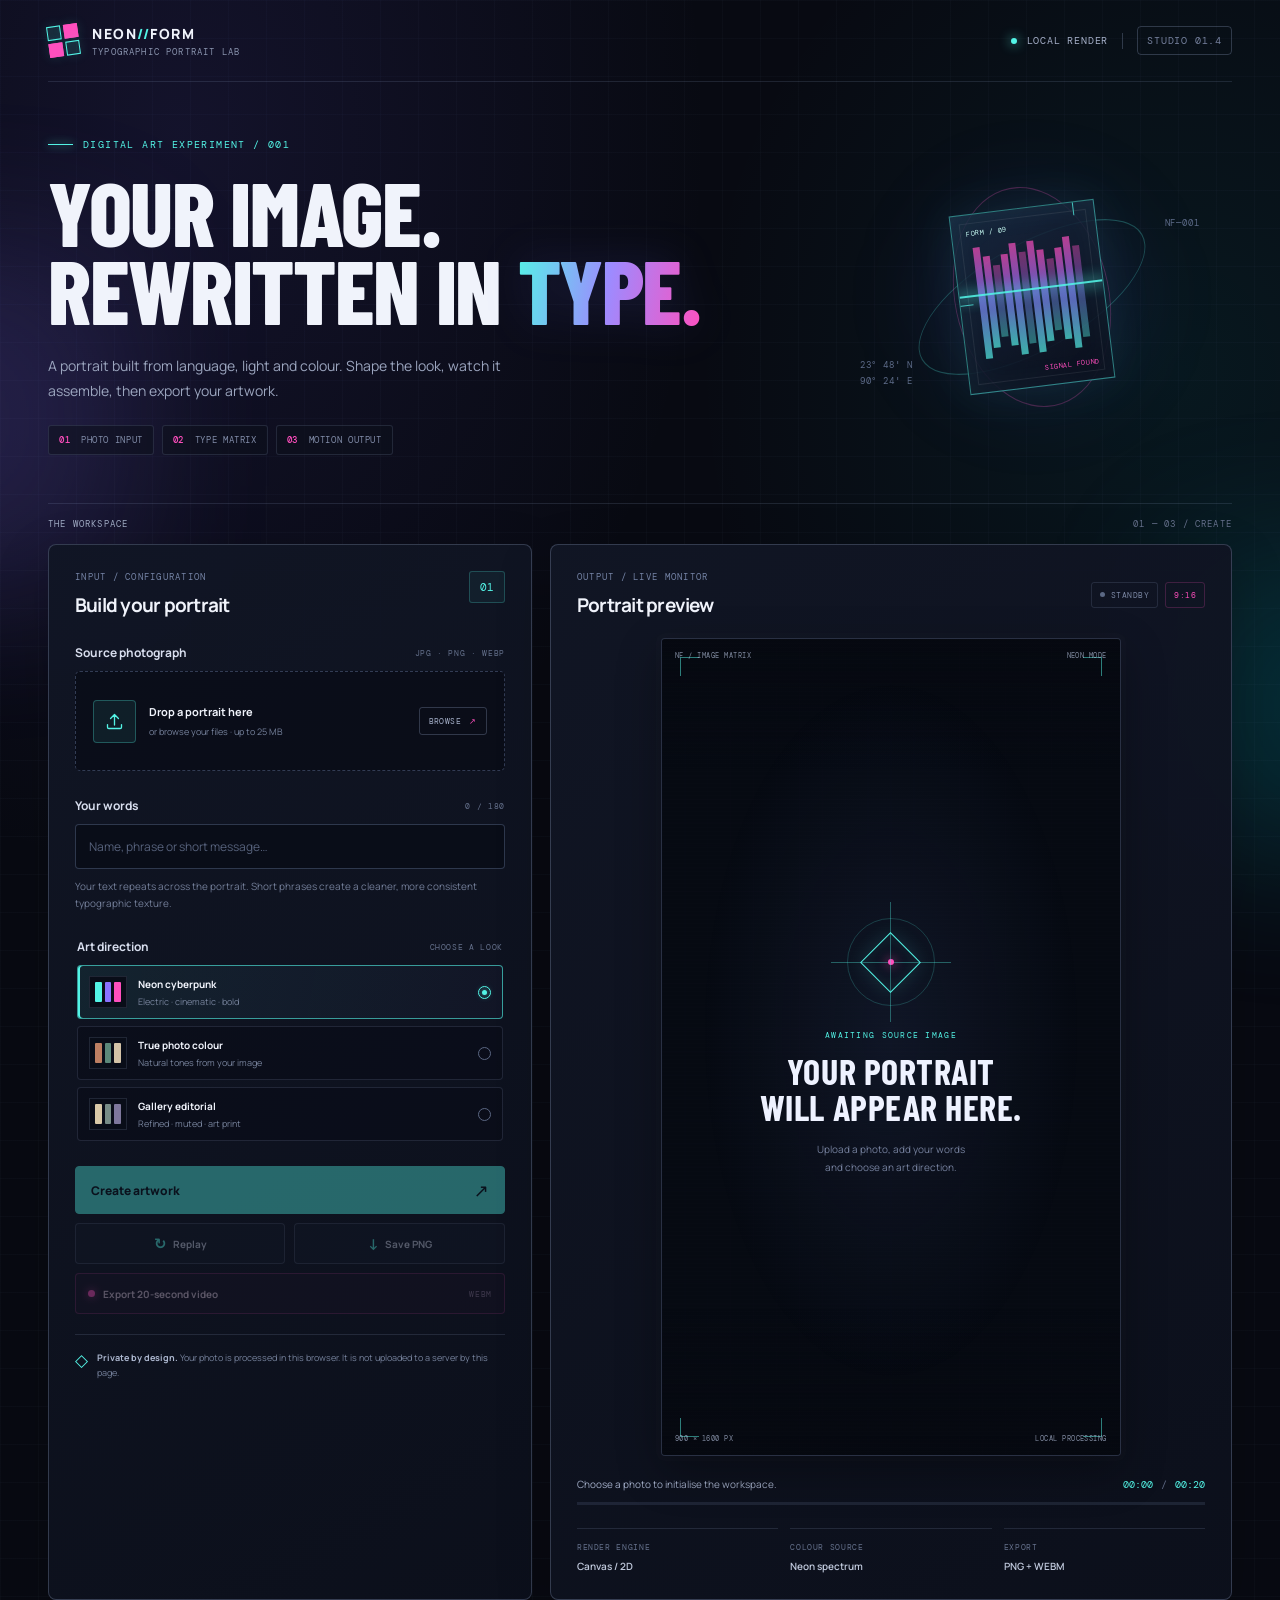
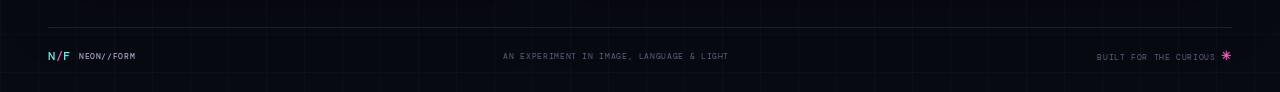
<file: index.html>
<!DOCTYPE html>
<html lang="en">
<head>
  <meta charset="UTF-8">
  <meta name="viewport" content="width=device-width, initial-scale=1.0">
  <meta name="theme-color" content="#080a12">
  <meta name="description" content="Transform a photograph into a cinematic typographic portrait. Choose neon cyberpunk, true photo colour, or gallery editorial styling.">
  <title>NEON//FORM — Typographic Portrait Studio</title>
  <link rel="stylesheet" href="style.css">
  <script src="script.js" defer></script>
</head>
<body>
  <div class="ambient ambient-a" aria-hidden="true"></div>
  <div class="ambient ambient-b" aria-hidden="true"></div>

  <main class="app-shell">
    <header class="topbar">
      <a class="brand" href="#" aria-label="NEON FORM home">
        <span class="brand-mark" aria-hidden="true"><i></i><i></i><i></i><i></i></span>
        <span class="brand-copy"><strong>NEON<span>//</span>FORM</strong><small>TYPOGRAPHIC PORTRAIT LAB</small></span>
      </a>
      <div class="topbar-meta">
        <span class="live-dot"></span>
        <span>LOCAL RENDER</span>
        <span class="meta-divider"></span>
        <span class="version-tag">STUDIO 01.4</span>
      </div>
    </header>

    <section class="hero">
      <div class="hero-copy">
        <p class="eyebrow"><span class="eyebrow-line"></span> DIGITAL ART EXPERIMENT / 001</p>
        <h1>Your image.<br>Rewritten in <span class="gradient-type">type.</span></h1>
        <p class="hero-description">A portrait built from language, light and colour. Shape the look, watch it assemble, then export your artwork.</p>
        <div class="hero-tags">
          <span><b>01</b> PHOTO INPUT</span>
          <span><b>02</b> TYPE MATRIX</span>
          <span><b>03</b> MOTION OUTPUT</span>
        </div>
      </div>
      <div class="hero-art" aria-hidden="true">
        <div class="orbit orbit-one"></div>
        <div class="orbit orbit-two"></div>
        <div class="hero-art-core">
          <span class="core-cross cross-one"></span>
          <span class="core-cross cross-two"></span>
          <span class="core-label label-top">FORM / 09</span>
          <span class="core-label label-bottom">SIGNAL FOUND</span>
          <div class="core-bars"><i></i><i></i><i></i><i></i><i></i><i></i><i></i><i></i><i></i><i></i><i></i><i></i></div>
          <div class="core-scan"></div>
        </div>
        <span class="art-index">NF—001</span>
        <span class="art-coordinates">23° 48' N<br>90° 24' E</span>
      </div>
    </section>

    <div class="section-rule"><span>THE WORKSPACE</span><span>01 — 03 / CREATE</span></div>

    <section class="workspace" aria-label="Portrait creation workspace">
      <aside class="control-panel panel">
        <div class="panel-heading">
          <div>
            <p class="panel-kicker">INPUT / CONFIGURATION</p>
            <h2>Build your portrait</h2>
          </div>
          <span class="panel-number">01</span>
        </div>

        <div class="control-section">
          <div class="label-row">
            <label for="photo">Source photograph</label>
            <span class="micro-label">JPG · PNG · WEBP</span>
          </div>
          <input id="photo" class="visually-hidden" type="file" accept="image/*">
          <label id="dropzone" class="dropzone" for="photo" tabindex="0">
            <span class="upload-symbol" aria-hidden="true">
              <svg viewBox="0 0 24 24" fill="none"><path d="M12 16V4m0 0L7.5 8.5M12 4l4.5 4.5M4 15.5v3A1.5 1.5 0 0 0 5.5 20h13a1.5 1.5 0 0 0 1.5-1.5v-3" stroke="currentColor" stroke-width="1.5" stroke-linecap="round" stroke-linejoin="round"/></svg>
            </span>
            <span class="drop-copy">
              <strong id="uploadTitle">Drop a portrait here</strong>
              <small id="uploadSubtitle">or browse your files · up to 25 MB</small>
            </span>
            <span class="browse-chip">BROWSE <span>↗</span></span>
          </label>
          <div class="photo-file-row" id="photoFileRow" hidden>
            <img id="preview" alt="Selected photo thumbnail">
            <div class="photo-file-copy"><strong id="photoName">Photo selected</strong><small id="photoDimensions">Ready to process</small></div>
            <button id="replacePhoto" class="icon-button" type="button" aria-label="Choose a different photo" title="Choose a different photo">↻</button>
          </div>
        </div>

        <div class="control-section">
          <div class="label-row">
            <label for="word">Your words</label>
            <span class="micro-label"><span id="wordCount">0</span> / 180</span>
          </div>
          <input id="word" class="text-input" type="text" placeholder="Name, phrase or short message…" autocomplete="off" maxlength="180">
          <p class="field-note">Your text repeats across the portrait. Short phrases create a cleaner, more consistent typographic texture.</p>
        </div>

        <fieldset class="control-section style-fieldset">
          <div class="label-row">
            <legend>Art direction</legend>
            <span class="micro-label">CHOOSE A LOOK</span>
          </div>
          <div class="style-options">
            <label class="style-option style-cyber">
              <input type="radio" name="artStyle" value="cyberpunk" checked>
              <span class="style-swatch" aria-hidden="true"><i></i><i></i><i></i></span>
              <span class="style-text"><strong>Neon cyberpunk</strong><small>Electric · cinematic · bold</small></span>
              <span class="radio-mark" aria-hidden="true"></span>
            </label>
            <label class="style-option style-photo">
              <input type="radio" name="artStyle" value="photo">
              <span class="style-swatch" aria-hidden="true"><i></i><i></i><i></i></span>
              <span class="style-text"><strong>True photo colour</strong><small>Natural tones from your image</small></span>
              <span class="radio-mark" aria-hidden="true"></span>
            </label>
            <label class="style-option style-gallery">
              <input type="radio" name="artStyle" value="gallery">
              <span class="style-swatch" aria-hidden="true"><i></i><i></i><i></i></span>
              <span class="style-text"><strong>Gallery editorial</strong><small>Refined · muted · art print</small></span>
              <span class="radio-mark" aria-hidden="true"></span>
            </label>
          </div>
        </fieldset>

        <div class="actions">
          <button id="generate" class="primary-button" type="button">
            <span>Create artwork</span><span class="button-arrow" aria-hidden="true">↗</span>
          </button>
          <div class="secondary-actions">
            <button id="replay" class="secondary-button" type="button" disabled><span aria-hidden="true">↻</span> Replay</button>
            <button id="save" class="secondary-button" type="button" disabled><span aria-hidden="true">↓</span> Save PNG</button>
          </div>
          <button id="export" class="export-button" type="button" disabled><span class="record-dot"></span> Export 20-second video <span class="export-format">WEBM</span></button>
        </div>

        <div class="privacy-note">
          <span class="privacy-icon" aria-hidden="true">◇</span>
          <p><strong>Private by design.</strong> Your photo is processed in this browser. It is not uploaded to a server by this page.</p>
        </div>
      </aside>

      <section class="preview-panel panel" aria-labelledby="previewHeading">
        <div class="preview-header">
          <div>
            <p class="panel-kicker">OUTPUT / LIVE MONITOR</p>
            <h2 id="previewHeading">Portrait preview</h2>
          </div>
          <div class="output-badges"><span class="output-live"><i></i> <span id="outputState">STANDBY</span></span><span class="ratio-badge">9:16</span></div>
        </div>

        <div id="stage" class="stage is-idle">
          <canvas id="canvas" width="900" height="1600" aria-label="Animated typographic portrait preview"></canvas>
          <div id="stagePlaceholder" class="stage-placeholder">
            <div class="placeholder-reticle"><span></span><i></i></div>
            <p class="placeholder-overline">AWAITING SOURCE IMAGE</p>
            <h3>Your portrait<br>will appear here.</h3>
            <p class="placeholder-caption">Upload a photo, add your words<br>and choose an art direction.</p>
            <div class="placeholder-corner corner-tl"></div><div class="placeholder-corner corner-tr"></div>
            <div class="placeholder-corner corner-bl"></div><div class="placeholder-corner corner-br"></div>
          </div>
          <div class="stage-topline"><span>NF / IMAGE MATRIX</span><span id="stageStyle">NEON MODE</span></div>
          <div class="stage-bottomline"><span>900 × 1600 PX</span><span>LOCAL PROCESSING</span></div>
        </div>

        <div class="progress-area">
          <div class="progress-copy"><span id="status" role="status" aria-live="polite">Choose a photo to initialise the workspace.</span><span id="time">00:00 <i>/</i> 00:20</span></div>
          <div class="timeline" aria-hidden="true"><div id="progress"></div></div>
        </div>

        <div class="preview-footer">
          <div class="footer-stat"><span class="stat-label">RENDER ENGINE</span><strong>Canvas / 2D</strong></div>
          <div class="footer-stat"><span class="stat-label">COLOUR SOURCE</span><strong id="colourSource">Neon spectrum</strong></div>
          <div class="footer-stat"><span class="stat-label">EXPORT</span><strong>PNG + WEBM</strong></div>
        </div>
      </section>
    </section>

    <footer class="site-footer">
      <div class="footer-brand"><span class="mini-mark">N<span>/</span>F</span> NEON//FORM</div>
      <p>AN EXPERIMENT IN IMAGE, LANGUAGE & LIGHT</p>
      <span class="footer-build">BUILT FOR THE CURIOUS <b>✳</b></span>
    </footer>
  </main>
</body>
</html>
</file>
<file: style.css>
@import url('https://fonts.googleapis.com/css2?family=Barlow+Condensed:wght@500;600;700;800;900&family=DM+Mono:wght@400;500&family=Manrope:wght@400;500;600;700;800&display=swap');

:root {
  color-scheme: dark;
  --bg: #080a12;
  --panel: rgba(15, 19, 31, .91);
  --panel-2: #111625;
  --line: rgba(151, 168, 205, .16);
  --line-strong: rgba(151, 168, 205, .28);
  --text: #f0f3fb;
  --muted: #8993ad;
  --muted-2: #5e6881;
  --cyan: #53f4e6;
  --pink: #ff4fbe;
  --violet: #8a72ff;
  --mono: "DM Mono", ui-monospace, SFMono-Regular, Consolas, monospace;
  --sans: "Manrope", Inter, ui-sans-serif, system-ui, sans-serif;
  --display: "Barlow Condensed", Impact, sans-serif;
}

* { box-sizing: border-box; }
html { min-width: 320px; scroll-behavior: smooth; }
body {
  margin: 0;
  min-height: 100vh;
  overflow-x: hidden;
  background:
    linear-gradient(rgba(111, 132, 183, .035) 1px, transparent 1px),
    linear-gradient(90deg, rgba(111, 132, 183, .035) 1px, transparent 1px),
    radial-gradient(ellipse at 14% 8%, rgba(91, 72, 198, .14), transparent 34%),
    radial-gradient(ellipse at 92% 22%, rgba(0, 190, 185, .08), transparent 29%),
    var(--bg);
  background-size: 38px 38px, 38px 38px, auto, auto, auto;
  color: var(--text);
  font-family: var(--sans);
  -webkit-font-smoothing: antialiased;
  text-rendering: optimizeLegibility;
}
button, input { font: inherit; }
button { -webkit-tap-highlight-color: transparent; }
button:focus-visible, input:focus-visible, .dropzone:focus-visible {
  outline: 2px solid var(--cyan);
  outline-offset: 3px;
}
.ambient { position: fixed; z-index: -1; pointer-events: none; filter: blur(80px); opacity: .18; }
.ambient-a { width: 340px; height: 340px; top: 28%; left: -220px; background: var(--violet); }
.ambient-b { width: 300px; height: 300px; right: -200px; top: 62%; background: #00b9c8; }
.app-shell { width: min(1440px, 100%); margin: 0 auto; padding: 0 48px 28px; }

.topbar {
  min-height: 82px; display: flex; align-items: center; justify-content: space-between;
  gap: 22px; border-bottom: 1px solid var(--line);
}
.brand { display: inline-flex; align-items: center; gap: 13px; color: inherit; text-decoration: none; }
.brand-mark { width: 31px; height: 31px; display: grid; grid-template-columns: 1fr 1fr; gap: 3px; transform: rotate(-8deg); }
.brand-mark i { display: block; border: 1px solid var(--cyan); background: rgba(83, 244, 230, .12); box-shadow: 0 0 12px rgba(83, 244, 230, .15); }
.brand-mark i:nth-child(2), .brand-mark i:nth-child(3) { background: var(--pink); border-color: var(--pink); }
.brand-copy { display: flex; flex-direction: column; gap: 3px; }
.brand-copy strong { font-size: 14px; letter-spacing: .11em; font-weight: 800; }
.brand-copy strong span { color: var(--cyan); }
.brand-copy small { color: var(--muted); font: 9px var(--mono); letter-spacing: .13em; }
.topbar-meta { display: flex; align-items: center; gap: 10px; color: #a5afc8; font: 10px var(--mono); letter-spacing: .08em; }
.live-dot { width: 6px; height: 6px; border-radius: 50%; background: var(--cyan); box-shadow: 0 0 12px var(--cyan); }
.meta-divider { width: 1px; height: 16px; background: var(--line-strong); margin: 0 4px; }
.version-tag { border: 1px solid var(--line-strong); padding: 7px 9px; border-radius: 4px; color: #75809d; }

.hero { display: grid; grid-template-columns: minmax(0, 1.3fr) minmax(270px, .7fr); gap: 40px; align-items: center; padding: 56px 0 48px; }
.hero-copy { position: relative; z-index: 1; }
.eyebrow, .panel-kicker { display: flex; align-items: center; gap: 10px; color: var(--cyan); font: 10px var(--mono); letter-spacing: .14em; }
.eyebrow { margin: 0 0 22px; }
.eyebrow-line { display: inline-block; width: 25px; height: 1px; background: var(--cyan); box-shadow: 0 0 8px var(--cyan); }
h1 { margin: 0; max-width: 750px; font: 800 clamp(58px, 7vw, 102px)/.87 var(--display); letter-spacing: -.015em; text-transform: uppercase; }
.gradient-type {
  color: transparent; background: linear-gradient(100deg, var(--cyan) 0%, #9d8bff 49%, var(--pink) 100%);
  -webkit-background-clip: text; background-clip: text; filter: drop-shadow(0 0 22px rgba(109, 105, 255, .15));
}
.hero-description { max-width: 520px; color: #9ba5be; font-size: 14px; line-height: 1.8; margin: 24px 0 22px; }
.hero-tags { display: flex; flex-wrap: wrap; gap: 8px; }
.hero-tags span { border: 1px solid var(--line); border-radius: 3px; padding: 8px 10px; color: #818ca8; font: 9px var(--mono); letter-spacing: .07em; background: rgba(13, 17, 29, .55); }
.hero-tags b { color: var(--pink); font-weight: 500; margin-right: 5px; }

.hero-art { min-height: 250px; position: relative; display: grid; place-items: center; perspective: 700px; }
.hero-art::before { content: ""; position: absolute; width: 210px; height: 210px; border-radius: 50%; background: rgba(74, 58, 197, .12); filter: blur(40px); }
.orbit { position: absolute; border: 1px solid rgba(83, 244, 230, .25); border-radius: 50%; transform: rotate(-25deg) skewX(-20deg); }
.orbit-one { width: 250px; height: 108px; }
.orbit-two { width: 210px; height: 164px; border-color: rgba(255, 79, 190, .25); transform: rotate(58deg) skewX(17deg); }
.hero-art-core { position: relative; width: 146px; height: 180px; border: 1px solid rgba(83, 244, 230, .48); background: linear-gradient(150deg, rgba(25, 43, 66, .8), rgba(11, 13, 26, .92)); box-shadow: 0 0 50px rgba(83, 244, 230, .09), inset 0 0 35px rgba(83, 244, 230, .06); overflow: hidden; transform: rotate(-7deg); }
.hero-art-core::before { content: ""; position: absolute; inset: 8px; border: 1px solid rgba(255,255,255,.08); }
.core-bars { position: absolute; inset: 23px 16px; display: flex; align-items: center; justify-content: center; gap: 2px; overflow: hidden; opacity: .92; }
.core-bars i { display: block; width: 7px; height: 85%; background: linear-gradient(180deg, var(--pink), var(--violet) 45%, var(--cyan)); opacity: .75; }
.core-bars i:nth-child(3n) { height: 55%; opacity: .45; }
.core-bars i:nth-child(4n) { height: 100%; }
.core-bars i:nth-child(2n) { height: 70%; }
.core-scan { position: absolute; left: 0; right: 0; top: 45%; height: 2px; background: var(--cyan); box-shadow: 0 0 14px 3px rgba(83, 244, 230, .55); opacity: .9; }
.core-cross { position: absolute; z-index: 1; background: var(--cyan); opacity: .75; }
.cross-one { width: 14px; height: 1px; left: -1px; top: 50%; }
.cross-two { width: 1px; height: 14px; right: 20px; top: -1px; }
.core-label { position: absolute; z-index: 2; color: #c9fdf5; font: 7px var(--mono); letter-spacing: .08em; }
.label-top { top: 14px; left: 14px; }
.label-bottom { bottom: 13px; right: 13px; color: var(--pink); }
.art-index, .art-coordinates { position: absolute; color: #5c6a88; font: 9px var(--mono); letter-spacing: .1em; }
.art-index { right: 8%; top: 18%; }
.art-coordinates { left: 7%; bottom: 13%; line-height: 1.8; }

.section-rule { display: flex; justify-content: space-between; align-items: center; padding: 14px 0; border-top: 1px solid var(--line); color: #65708b; font: 9px var(--mono); letter-spacing: .13em; }
.section-rule span:first-child { color: #a0abc4; }

.workspace { display: grid; grid-template-columns: minmax(340px, .83fr) minmax(0, 1.17fr); gap: 18px; align-items: stretch; }
.panel { min-width: 0; background: linear-gradient(150deg, rgba(17, 22, 37, .97), rgba(12, 16, 28, .97)); border: 1px solid var(--line-strong); border-radius: 8px; box-shadow: 0 18px 55px rgba(0, 0, 0, .18); }
.control-panel { padding: 26px; }
.panel-heading, .preview-header { display: flex; justify-content: space-between; align-items: flex-start; gap: 16px; }
.panel-kicker { margin: 0 0 9px; color: #7584a6; font-size: 9px; }
.panel-heading h2, .preview-header h2 { margin: 0; color: var(--text); font-size: 19px; font-weight: 700; letter-spacing: -.04em; }
.panel-number { color: var(--cyan); font: 11px var(--mono); padding: 8px 10px; border: 1px solid rgba(83, 244, 230, .22); background: rgba(83, 244, 230, .05); border-radius: 3px; }
.control-section { margin-top: 26px; }
.label-row { display: flex; align-items: center; justify-content: space-between; gap: 12px; margin-bottom: 10px; }
.label-row label, .label-row legend { color: #d8deee; font-size: 12px; font-weight: 700; }
.micro-label { color: #65718c; font: 8px var(--mono); letter-spacing: .08em; white-space: nowrap; }
.visually-hidden { position: absolute; width: 1px; height: 1px; padding: 0; margin: -1px; overflow: hidden; clip: rect(0,0,0,0); white-space: nowrap; border: 0; }

.dropzone { min-height: 100px; padding: 17px; display: flex; align-items: center; gap: 13px; border: 1px dashed rgba(124, 145, 190, .36); border-radius: 5px; background: rgba(6, 9, 19, .52); cursor: pointer; transition: border-color .18s, background .18s, transform .18s; }
.dropzone:hover, .dropzone.is-dragover { border-color: var(--cyan); background: rgba(83, 244, 230, .055); }
.dropzone.is-dragover { transform: scale(1.01); }
.upload-symbol { display: grid; place-items: center; width: 43px; height: 43px; flex: 0 0 auto; border: 1px solid rgba(83, 244, 230, .28); background: rgba(83, 244, 230, .07); color: var(--cyan); border-radius: 4px; }
.upload-symbol svg { width: 21px; height: 21px; }
.drop-copy { min-width: 0; display: flex; flex-direction: column; gap: 6px; }
.drop-copy strong { font-size: 11px; font-weight: 700; }
.drop-copy small { color: #75819b; font-size: 9px; line-height: 1.5; }
.browse-chip { margin-left: auto; flex: 0 0 auto; padding: 8px 9px; border: 1px solid var(--line-strong); border-radius: 3px; color: #a6b1ca; font: 8px var(--mono); letter-spacing: .05em; }
.browse-chip span { color: var(--pink); margin-left: 3px; }
.photo-file-row { display: flex; align-items: center; gap: 11px; margin-top: 11px; padding: 9px; background: rgba(83, 244, 230, .035); border: 1px solid rgba(83, 244, 230, .16); border-radius: 4px; }
.photo-file-row[hidden] { display: none; }
#preview { width: 42px; height: 48px; object-fit: cover; border-radius: 3px; border: 1px solid var(--line-strong); }
.photo-file-copy { min-width: 0; display: flex; flex: 1; flex-direction: column; gap: 4px; }
.photo-file-copy strong { overflow: hidden; text-overflow: ellipsis; white-space: nowrap; font-size: 10px; }
.photo-file-copy small { color: var(--muted); font: 8px var(--mono); }
.icon-button { width: 30px; height: 30px; border: 1px solid var(--line-strong); border-radius: 3px; background: transparent; color: var(--cyan); cursor: pointer; font-size: 17px; }
.text-input { width: 100%; min-height: 45px; padding: 0 13px; border: 1px solid rgba(124, 145, 190, .32); border-radius: 4px; background: #090d18; color: var(--text); font-size: 12px; transition: border-color .18s, box-shadow .18s; }
.text-input::placeholder { color: #56617b; }
.text-input:focus { outline: none; border-color: var(--cyan); box-shadow: 0 0 0 3px rgba(83, 244, 230, .07); }
.field-note { margin: 9px 0 0; color: #727d97; font-size: 10px; line-height: 1.7; }

.style-fieldset { padding: 0; border: 0; min-width: 0; }
.style-fieldset legend { padding: 0; }
.style-options { display: grid; gap: 7px; }
.style-option { position: relative; display: flex; align-items: center; gap: 11px; padding: 10px 11px; border: 1px solid var(--line); border-radius: 4px; background: rgba(7, 10, 20, .45); cursor: pointer; transition: border-color .18s, background .18s, transform .18s; }
.style-option:hover { border-color: rgba(83, 244, 230, .38); }
.style-option:has(input:checked) { border-color: rgba(83, 244, 230, .6); background: linear-gradient(100deg, rgba(83, 244, 230, .075), rgba(138, 114, 255, .035)); box-shadow: inset 2px 0 0 var(--cyan); }
.style-option input { position: absolute; opacity: 0; pointer-events: none; }
.style-swatch { display: flex; gap: 3px; width: 38px; height: 32px; flex: 0 0 auto; align-items: stretch; padding: 5px; background: #090d18; border: 1px solid var(--line); }
.style-swatch i { flex: 1; display: block; border-radius: 1px; }
.style-cyber .style-swatch i:nth-child(1) { background: #53f4e6; }
.style-cyber .style-swatch i:nth-child(2) { background: #8a72ff; }
.style-cyber .style-swatch i:nth-child(3) { background: #ff4fbe; }
.style-photo .style-swatch i:nth-child(1) { background: #bd7f62; }
.style-photo .style-swatch i:nth-child(2) { background: #5c887a; }
.style-photo .style-swatch i:nth-child(3) { background: #d4c3a7; }
.style-gallery .style-swatch i:nth-child(1) { background: #d9c9a8; }
.style-gallery .style-swatch i:nth-child(2) { background: #778c87; }
.style-gallery .style-swatch i:nth-child(3) { background: #7e779c; }
.style-text { display: flex; flex-direction: column; gap: 4px; min-width: 0; flex: 1; }
.style-text strong { font-size: 10px; }
.style-text small { color: #77839c; font-size: 9px; }
.radio-mark { display: grid; place-items: center; width: 13px; height: 13px; border: 1px solid #5a6682; border-radius: 50%; }
.style-option input:checked ~ .radio-mark { border-color: var(--cyan); }
.style-option input:checked ~ .radio-mark::after { content: ""; width: 5px; height: 5px; border-radius: 50%; background: var(--cyan); box-shadow: 0 0 7px var(--cyan); }

.actions { margin-top: 25px; display: grid; gap: 9px; }
.primary-button { width: 100%; min-height: 48px; display: flex; justify-content: space-between; align-items: center; padding: 0 15px; border: 1px solid var(--cyan); border-radius: 4px; background: var(--cyan); color: #07121b; font-size: 12px; font-weight: 800; cursor: pointer; transition: transform .18s, box-shadow .18s, background .18s; }
.primary-button:hover:not(:disabled) { background: #a2fff5; box-shadow: 0 0 24px rgba(83, 244, 230, .18); transform: translateY(-1px); }
.button-arrow { font-size: 18px; font-weight: 400; }
.secondary-actions { display: grid; grid-template-columns: 1fr 1fr; gap: 9px; }
.secondary-button { min-height: 41px; border: 1px solid var(--line-strong); border-radius: 4px; background: rgba(20, 26, 42, .7); color: #c4cce0; font-size: 10px; font-weight: 700; cursor: pointer; transition: border-color .18s, background .18s; }
.secondary-button span { color: var(--cyan); font-size: 15px; vertical-align: -1px; margin-right: 4px; }
.secondary-button:hover:not(:disabled) { border-color: var(--cyan); background: rgba(83, 244, 230, .06); }
.export-button { display: flex; align-items: center; justify-content: flex-start; gap: 8px; min-height: 41px; padding: 0 12px; border: 1px solid rgba(255, 79, 190, .3); border-radius: 4px; background: rgba(255, 79, 190, .045); color: #d6c1d7; font-size: 10px; font-weight: 700; cursor: pointer; transition: border-color .18s, background .18s; }
.export-button:hover:not(:disabled) { border-color: var(--pink); background: rgba(255, 79, 190, .09); }
.record-dot { width: 7px; height: 7px; border-radius: 50%; background: var(--pink); box-shadow: 0 0 9px rgba(255, 79, 190, .7); }
.export-format { margin-left: auto; color: #8f7899; font: 8px var(--mono); letter-spacing: .08em; }
button:disabled { opacity: .38; cursor: not-allowed; }
.privacy-note { display: flex; align-items: flex-start; gap: 9px; margin-top: 20px; padding-top: 16px; border-top: 1px solid var(--line); }
.privacy-icon { color: var(--cyan); font-size: 17px; line-height: 1; }
.privacy-note p { margin: 0; color: #75819b; font-size: 9px; line-height: 1.65; }
.privacy-note strong { color: #adb8d0; font-weight: 700; }

.preview-panel { padding: 26px; display: flex; flex-direction: column; }
.preview-header { align-items: center; margin-bottom: 20px; }
.output-badges { display: flex; align-items: center; gap: 7px; }
.output-live, .ratio-badge { display: inline-flex; align-items: center; gap: 6px; padding: 7px 8px; border: 1px solid var(--line); border-radius: 3px; color: #7c88a5; font: 8px var(--mono); letter-spacing: .06em; white-space: nowrap; }
.output-live i { width: 5px; height: 5px; border-radius: 50%; background: #5b6884; }
.output-live.is-active { color: var(--cyan); border-color: rgba(83,244,230,.25); }
.output-live.is-active i { background: var(--cyan); box-shadow: 0 0 8px var(--cyan); }
.ratio-badge { color: var(--pink); border-color: rgba(255,79,190,.2); }

.stage { position: relative; isolation: isolate; width: min(100%, 460px); margin: 0 auto; aspect-ratio: 9 / 16; overflow: hidden; border: 1px solid rgba(130, 149, 190, .28); border-radius: 4px; background: #070a13; box-shadow: 0 15px 45px rgba(0,0,0,.32), 0 0 0 5px rgba(255,255,255,.012); }
.stage::before { content: ""; position: absolute; z-index: 2; inset: 0; pointer-events: none; background: linear-gradient(180deg, rgba(6,8,15,.45), transparent 16%, transparent 82%, rgba(6,8,15,.58)); }
.stage::after { content: ""; position: absolute; z-index: 2; inset: 0; pointer-events: none; opacity: .24; background: repeating-linear-gradient(0deg, transparent 0 3px, rgba(255,255,255,.035) 4px); mix-blend-mode: screen; }
#canvas { display: block; width: 100%; height: 100%; opacity: 1; transition: opacity .25s; }
.stage.is-idle #canvas { opacity: .1; }
.stage-placeholder { position: absolute; z-index: 3; inset: 0; display: flex; align-items: center; justify-content: center; flex-direction: column; text-align: center; background: radial-gradient(ellipse at 50% 48%, rgba(48, 61, 103, .24), transparent 58%); transition: opacity .25s, visibility .25s; }
.stage:not(.is-idle) .stage-placeholder { opacity: 0; visibility: hidden; }
.placeholder-reticle { position: relative; width: 88px; height: 88px; margin-bottom: 24px; display: grid; place-items: center; border: 1px solid rgba(83,244,230,.2); border-radius: 50%; }
.placeholder-reticle::before, .placeholder-reticle::after { content: ""; position: absolute; background: rgba(83,244,230,.35); }
.placeholder-reticle::before { width: 120px; height: 1px; }
.placeholder-reticle::after { height: 120px; width: 1px; }
.placeholder-reticle span { width: 43px; height: 43px; border: 1px solid var(--cyan); transform: rotate(45deg); box-shadow: 0 0 20px rgba(83,244,230,.14), inset 0 0 16px rgba(83,244,230,.08); }
.placeholder-reticle i { position: absolute; width: 6px; height: 6px; border-radius: 50%; background: var(--pink); box-shadow: 0 0 12px var(--pink); }
.placeholder-overline { margin: 0 0 13px; color: var(--cyan); font: 8px var(--mono); letter-spacing: .16em; }
.stage-placeholder h3 { margin: 0; color: #eef2ff; font: 700 36px/.98 var(--display); letter-spacing: .015em; text-transform: uppercase; }
.placeholder-caption { color: #76819e; font-size: 10px; line-height: 1.8; margin: 16px 0 0; }
.placeholder-corner { position: absolute; width: 19px; height: 19px; border-color: rgba(83,244,230,.5); border-style: solid; }
.corner-tl { top: 18px; left: 18px; border-width: 1px 0 0 1px; }
.corner-tr { top: 18px; right: 18px; border-width: 1px 1px 0 0; }
.corner-bl { bottom: 18px; left: 18px; border-width: 0 0 1px 1px; }
.corner-br { bottom: 18px; right: 18px; border-width: 0 1px 1px 0; }
.stage-topline, .stage-bottomline { position: absolute; z-index: 4; left: 13px; right: 13px; display: flex; justify-content: space-between; gap: 8px; color: rgba(188, 202, 230, .67); font: 7px var(--mono); letter-spacing: .07em; pointer-events: none; }
.stage-topline { top: 12px; }
.stage-bottomline { bottom: 12px; }
.progress-area { margin-top: 20px; }
.progress-copy { display: flex; justify-content: space-between; align-items: baseline; gap: 12px; color: #a2adc7; font-size: 10px; line-height: 1.6; }
#status { min-height: 16px; }
#time { flex: 0 0 auto; color: var(--cyan); font: 10px var(--mono); white-space: nowrap; }
#time i { color: #5d6882; font-style: normal; padding: 0 2px; }
.timeline { height: 3px; margin-top: 10px; background: rgba(131, 148, 184, .15); overflow: hidden; }
#progress { width: 0; height: 100%; background: linear-gradient(90deg, var(--cyan), var(--violet), var(--pink)); box-shadow: 0 0 10px rgba(83,244,230,.4); transition: width 50ms linear; }
.preview-footer { display: grid; grid-template-columns: repeat(3, 1fr); gap: 12px; margin-top: auto; padding-top: 23px; }
.footer-stat { display: flex; flex-direction: column; gap: 7px; padding-top: 13px; border-top: 1px solid var(--line); min-width: 0; }
.stat-label { color: #65718c; font: 8px var(--mono); letter-spacing: .08em; }
.footer-stat strong { color: #c0c9dc; font-size: 10px; font-weight: 600; overflow-wrap: anywhere; }

.site-footer { display: flex; align-items: center; justify-content: space-between; flex-wrap: wrap; gap: 12px; margin-top: 27px; padding-top: 20px; border-top: 1px solid var(--line); color: #58627b; font: 8px var(--mono); letter-spacing: .08em; }
.footer-brand { display: flex; align-items: center; gap: 8px; color: #a1acc4; font-weight: 500; }
.mini-mark { color: var(--cyan); font-size: 12px; font-weight: 500; }
.mini-mark span { color: var(--pink); }
.site-footer p { margin: 0; }
.footer-build b { color: var(--pink); font-size: 12px; }

@media (max-width: 1100px) {
  .app-shell { padding-left: 28px; padding-right: 28px; }
  .hero { gap: 20px; }
  .control-panel, .preview-panel { padding: 21px; }
  .workspace { grid-template-columns: minmax(310px, .9fr) minmax(0, 1.1fr); }
}
@media (max-width: 820px) {
  .app-shell { padding-left: 18px; padding-right: 18px; }
  .hero { grid-template-columns: 1fr; padding: 43px 0 34px; }
  .hero-art { position: absolute; top: 100px; right: 20px; width: 180px; min-height: 200px; opacity: .42; transform: scale(.75); transform-origin: top right; }
  .hero-copy { max-width: 700px; }
  .workspace { grid-template-columns: 1fr; }
  .control-panel { order: 1; }
  .preview-panel { order: 2; }
  .stage { width: min(100%, 420px); }
  .preview-footer { margin-top: 24px; }
}
@media (max-width: 520px) {
  .app-shell { padding: 0 12px 20px; }
  .topbar { min-height: 70px; }
  .brand-copy strong { font-size: 12px; }
  .brand-copy small { font-size: 7px; }
  .topbar-meta { font-size: 8px; gap: 7px; }
  .version-tag { display: none; }
  .hero { padding-top: 36px; }
  .hero-art { right: -10px; top: 92px; transform: scale(.58); opacity: .26; }
  .eyebrow { font-size: 8px; }
  h1 { font-size: clamp(54px, 17vw, 76px); }
  .hero-description { max-width: 92%; font-size: 12px; margin-top: 20px; }
  .hero-tags span { font-size: 7px; padding: 7px 8px; }
  .section-rule { font-size: 7px; }
  .control-panel, .preview-panel { padding: 16px; }
  .panel-heading h2, .preview-header h2 { font-size: 17px; }
  .dropzone { padding: 12px; gap: 9px; }
  .upload-symbol { width: 35px; height: 35px; }
  .browse-chip { padding: 7px; font-size: 7px; }
  .drop-copy strong { font-size: 10px; }
  .drop-copy small { font-size: 8px; }
  .style-text strong { font-size: 9px; }
  .style-text small { font-size: 8px; }
  .output-badges { gap: 4px; }
  .output-live, .ratio-badge { padding: 6px; font-size: 7px; }
  .stage-placeholder h3 { font-size: 31px; }
  .progress-copy { font-size: 9px; }
  .preview-footer { gap: 8px; }
  .stat-label { font-size: 7px; }
  .footer-stat strong { font-size: 9px; }
  .site-footer { justify-content: center; text-align: center; }
}
@media (prefers-reduced-motion: reduce) {
  *, *::before, *::after { animation-duration: .01ms !important; transition-duration: .01ms !important; scroll-behavior: auto !important; }
}
</file>
